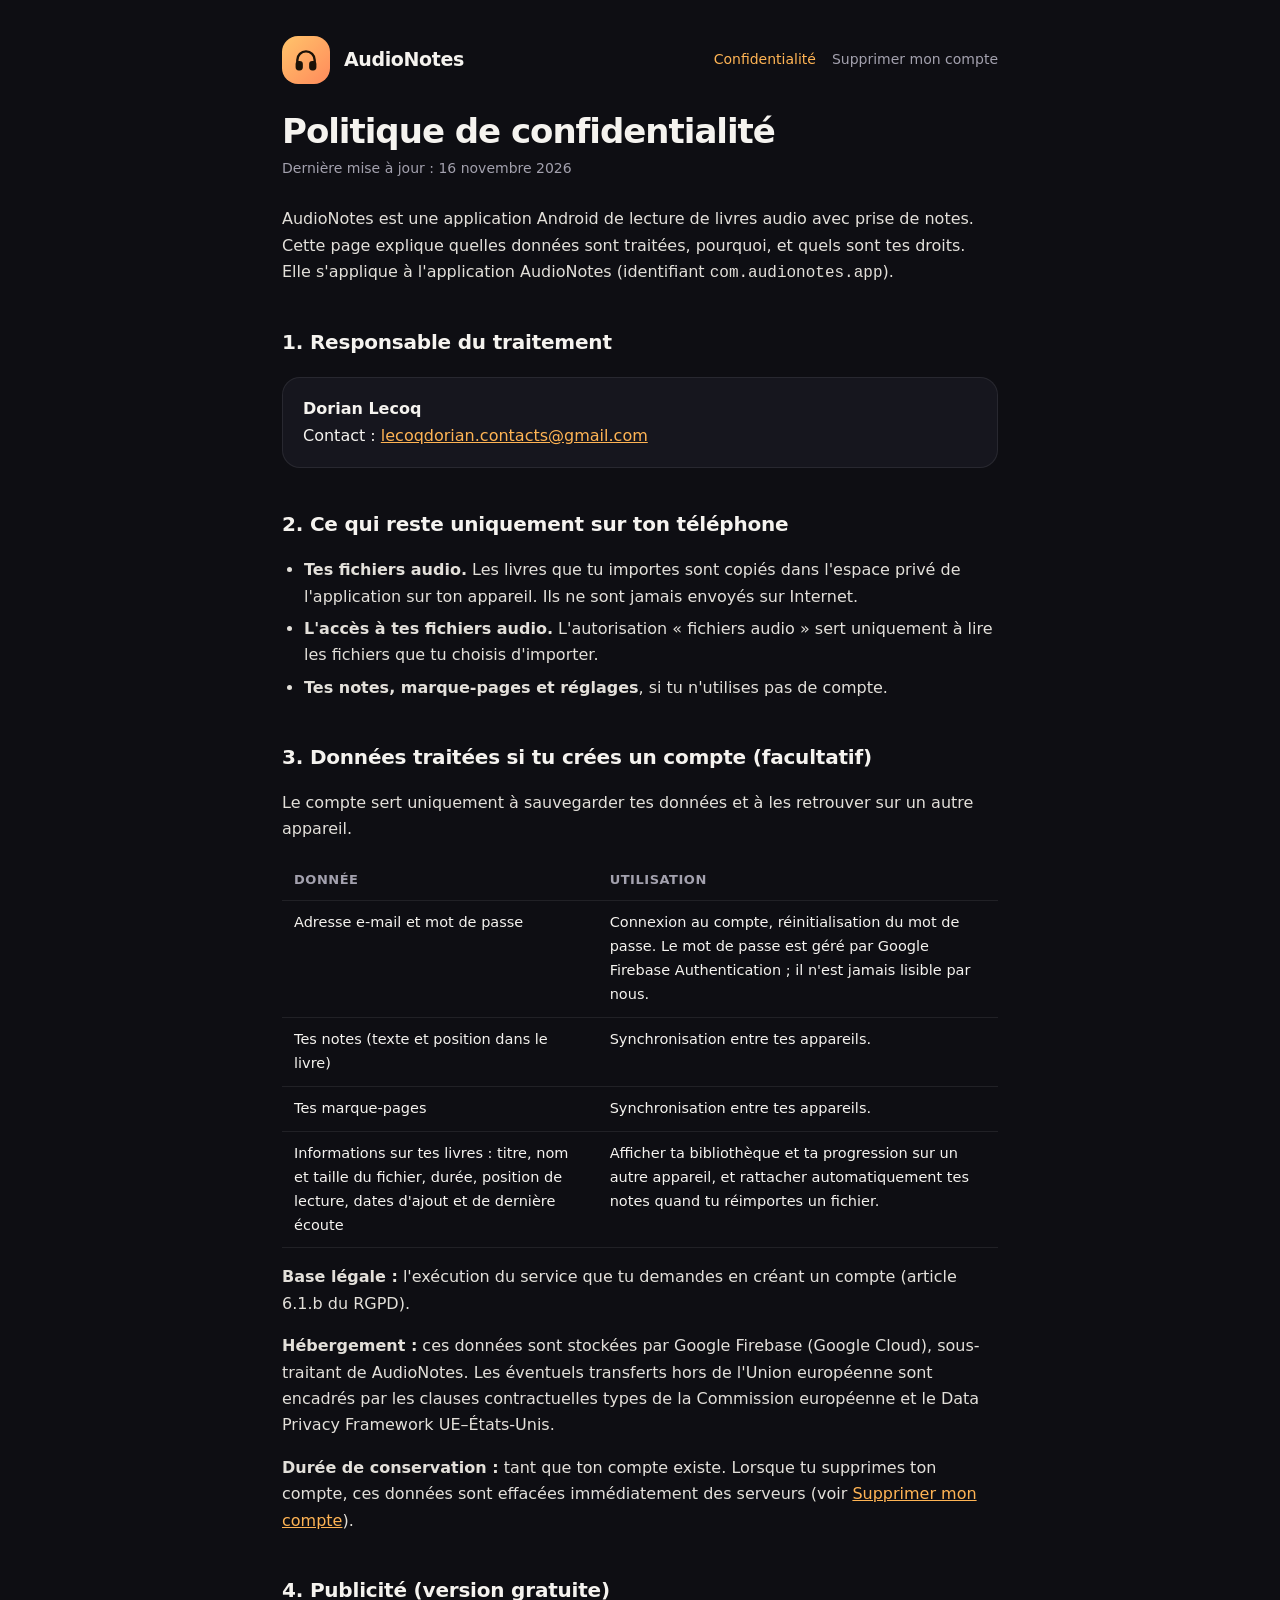
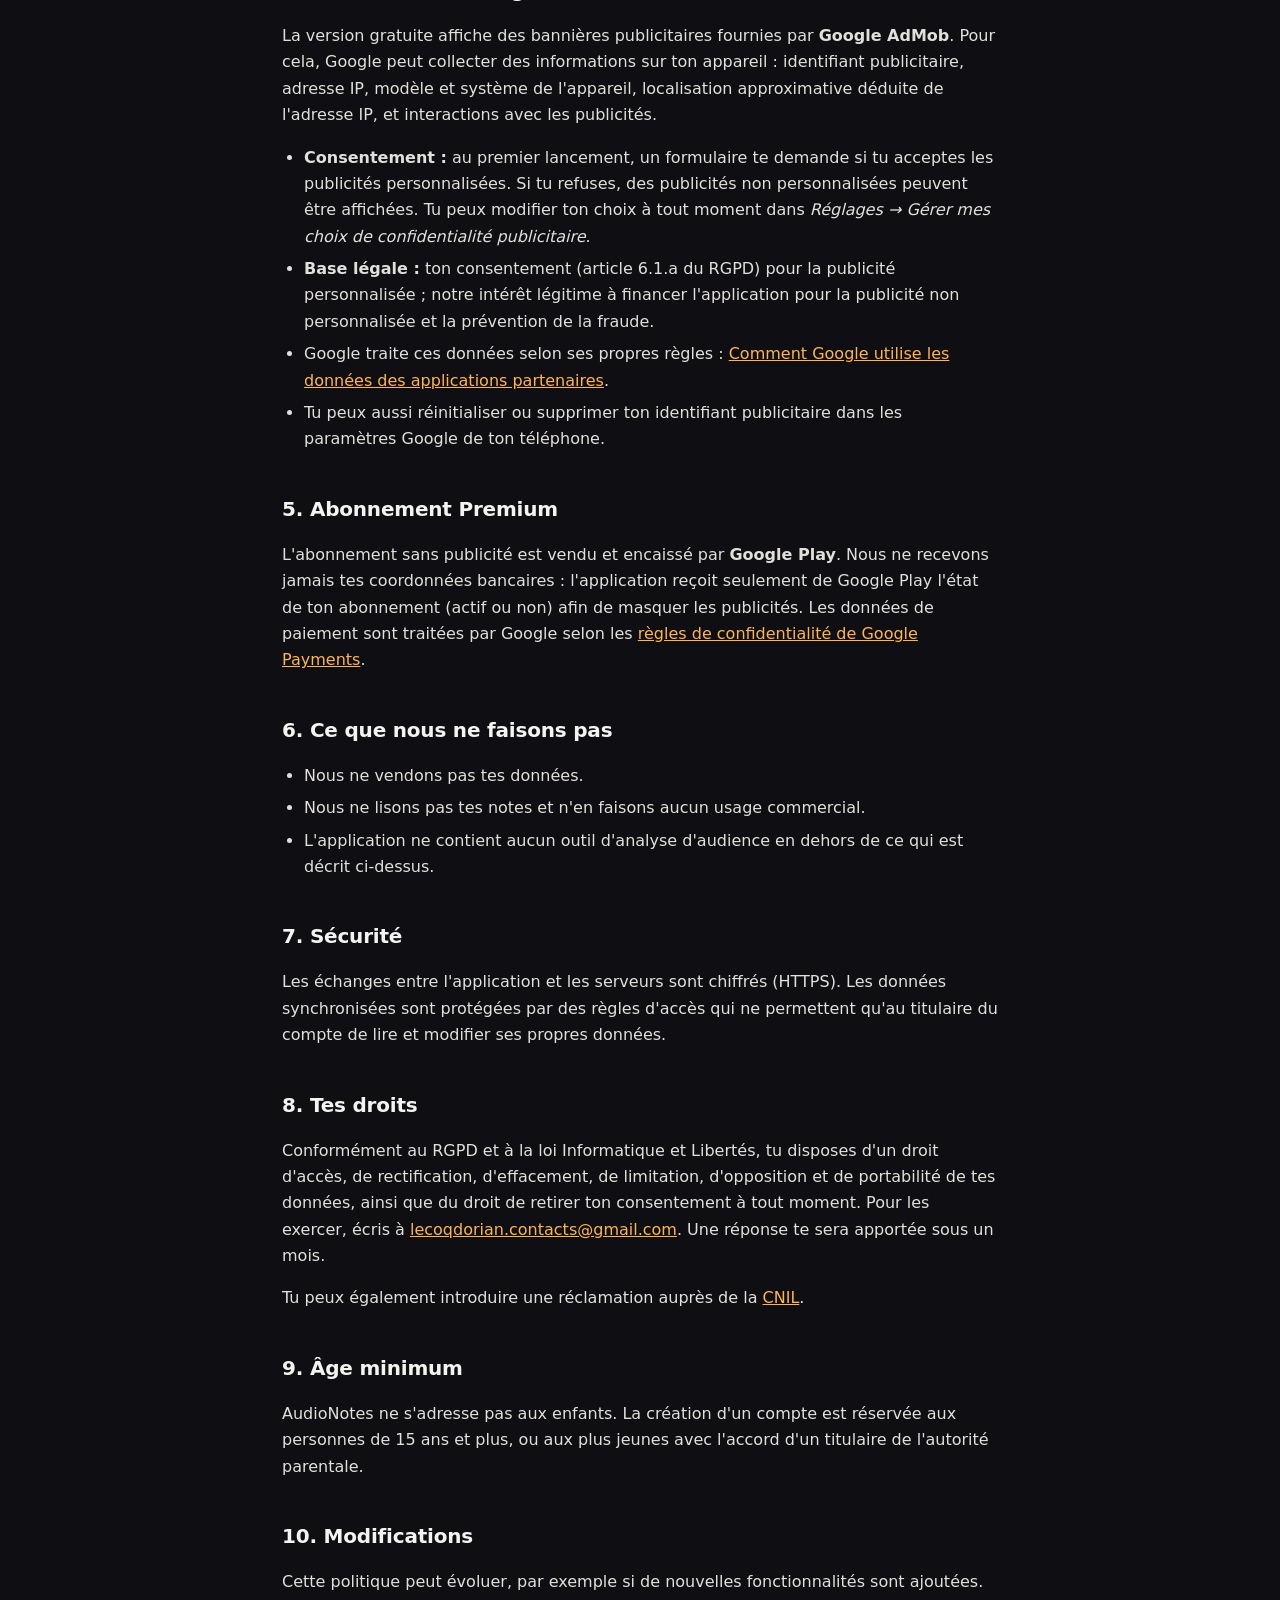
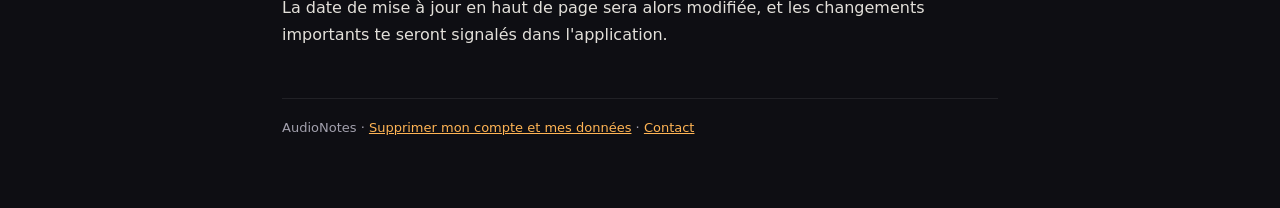
<file: index.html>
<!doctype html>
<html lang="fr">
<head>
<meta charset="utf-8">
<meta name="viewport" content="width=device-width, initial-scale=1">
<title>Politique de confidentialité · AudioNotes</title>
<meta name="description" content="Politique de confidentialité de l'application Android AudioNotes.">
<link rel="stylesheet" href="style.css">
</head>
<body>
<div class="wrap">
<header>
  <div class="logo"><svg viewBox="0 0 24 24" fill="none" stroke="currentColor" stroke-width="2.2" stroke-linecap="round"><path d="M4 15v-3a8 8 0 0 1 16 0v3"/><rect x="3.5" y="14" width="4.5" height="6.5" rx="1.8" fill="currentColor"/><rect x="16" y="14" width="4.5" height="6.5" rx="1.8" fill="currentColor"/></svg></div>
  <div class="brand">AudioNotes</div>
  <nav><a class="on" href="./">Confidentialité</a><a href="suppression-compte.html">Supprimer mon compte</a></nav>
</header>

<h1>Politique de confidentialité</h1>
<div class="date">Dernière mise à jour : 16 novembre 2026</div>

<p>AudioNotes est une application Android de lecture de livres audio avec prise de notes. Cette page explique quelles données sont traitées, pourquoi, et quels sont tes droits. Elle s'applique à l'application AudioNotes (identifiant <code>com.audionotes.app</code>).</p>

<h2>1. Responsable du traitement</h2>
<div class="card"><b>Dorian Lecoq</b><br>Contact : <a href="mailto:lecoqdorian.contacts@gmail.com">lecoqdorian.contacts@gmail.com</a></div>

<h2>2. Ce qui reste uniquement sur ton téléphone</h2>
<ul>
  <li><b>Tes fichiers audio.</b> Les livres que tu importes sont copiés dans l'espace privé de l'application sur ton appareil. Ils ne sont jamais envoyés sur Internet.</li>
  <li><b>L'accès à tes fichiers audio.</b> L'autorisation « fichiers audio » sert uniquement à lire les fichiers que tu choisis d'importer.</li>
  <li><b>Tes notes, marque-pages et réglages</b>, si tu n'utilises pas de compte.</li>
</ul>

<h2>3. Données traitées si tu crées un compte (facultatif)</h2>
<p>Le compte sert uniquement à sauvegarder tes données et à les retrouver sur un autre appareil.</p>
<table>
  <tr><th>Donnée</th><th>Utilisation</th></tr>
  <tr><td>Adresse e-mail et mot de passe</td><td>Connexion au compte, réinitialisation du mot de passe. Le mot de passe est géré par Google Firebase Authentication ; il n'est jamais lisible par nous.</td></tr>
  <tr><td>Tes notes (texte et position dans le livre)</td><td>Synchronisation entre tes appareils.</td></tr>
  <tr><td>Tes marque-pages</td><td>Synchronisation entre tes appareils.</td></tr>
  <tr><td>Informations sur tes livres : titre, nom et taille du fichier, durée, position de lecture, dates d'ajout et de dernière écoute</td><td>Afficher ta bibliothèque et ta progression sur un autre appareil, et rattacher automatiquement tes notes quand tu réimportes un fichier.</td></tr>
</table>
<p><b>Base légale :</b> l'exécution du service que tu demandes en créant un compte (article 6.1.b du RGPD).</p>
<p><b>Hébergement :</b> ces données sont stockées par Google Firebase (Google Cloud), sous-traitant de AudioNotes. Les éventuels transferts hors de l'Union européenne sont encadrés par les clauses contractuelles types de la Commission européenne et le Data Privacy Framework UE–États-Unis.</p>
<p><b>Durée de conservation :</b> tant que ton compte existe. Lorsque tu supprimes ton compte, ces données sont effacées immédiatement des serveurs (voir <a href="suppression-compte.html">Supprimer mon compte</a>).</p>

<h2>4. Publicité (version gratuite)</h2>
<p>La version gratuite affiche des bannières publicitaires fournies par <b>Google AdMob</b>. Pour cela, Google peut collecter des informations sur ton appareil : identifiant publicitaire, adresse IP, modèle et système de l'appareil, localisation approximative déduite de l'adresse IP, et interactions avec les publicités.</p>
<ul>
  <li><b>Consentement :</b> au premier lancement, un formulaire te demande si tu acceptes les publicités personnalisées. Si tu refuses, des publicités non personnalisées peuvent être affichées. Tu peux modifier ton choix à tout moment dans <i>Réglages → Gérer mes choix de confidentialité publicitaire</i>.</li>
  <li><b>Base légale :</b> ton consentement (article 6.1.a du RGPD) pour la publicité personnalisée ; notre intérêt légitime à financer l'application pour la publicité non personnalisée et la prévention de la fraude.</li>
  <li>Google traite ces données selon ses propres règles : <a href="https://policies.google.com/technologies/partner-sites?hl=fr" target="_blank" rel="noopener">Comment Google utilise les données des applications partenaires</a>.</li>
  <li>Tu peux aussi réinitialiser ou supprimer ton identifiant publicitaire dans les paramètres Google de ton téléphone.</li>
</ul>

<h2>5. Abonnement Premium</h2>
<p>L'abonnement sans publicité est vendu et encaissé par <b>Google Play</b>. Nous ne recevons jamais tes coordonnées bancaires : l'application reçoit seulement de Google Play l'état de ton abonnement (actif ou non) afin de masquer les publicités. Les données de paiement sont traitées par Google selon les <a href="https://payments.google.com/payments/apis-secure/u/0/get_legal_document?ldo=0&ldt=privacynotice&ldl=fr" target="_blank" rel="noopener">règles de confidentialité de Google Payments</a>.</p>

<h2>6. Ce que nous ne faisons pas</h2>
<ul>
  <li>Nous ne vendons pas tes données.</li>
  <li>Nous ne lisons pas tes notes et n'en faisons aucun usage commercial.</li>
  <li>L'application ne contient aucun outil d'analyse d'audience en dehors de ce qui est décrit ci-dessus.</li>
</ul>

<h2>7. Sécurité</h2>
<p>Les échanges entre l'application et les serveurs sont chiffrés (HTTPS). Les données synchronisées sont protégées par des règles d'accès qui ne permettent qu'au titulaire du compte de lire et modifier ses propres données.</p>

<h2>8. Tes droits</h2>
<p>Conformément au RGPD et à la loi Informatique et Libertés, tu disposes d'un droit d'accès, de rectification, d'effacement, de limitation, d'opposition et de portabilité de tes données, ainsi que du droit de retirer ton consentement à tout moment. Pour les exercer, écris à <a href="mailto:lecoqdorian.contacts@gmail.com">lecoqdorian.contacts@gmail.com</a>. Une réponse te sera apportée sous un mois.</p>
<p>Tu peux également introduire une réclamation auprès de la <a href="https://www.cnil.fr/fr/plaintes" target="_blank" rel="noopener">CNIL</a>.</p>

<h2>9. Âge minimum</h2>
<p>AudioNotes ne s'adresse pas aux enfants. La création d'un compte est réservée aux personnes de 15 ans et plus, ou aux plus jeunes avec l'accord d'un titulaire de l'autorité parentale.</p>

<h2>10. Modifications</h2>
<p>Cette politique peut évoluer, par exemple si de nouvelles fonctionnalités sont ajoutées. La date de mise à jour en haut de page sera alors modifiée, et les changements importants te seront signalés dans l'application.</p>

<footer>AudioNotes · <a href="suppression-compte.html">Supprimer mon compte et mes données</a> · <a href="mailto:lecoqdorian.contacts@gmail.com">Contact</a></footer>
</div>
</body>
</html>
</file>
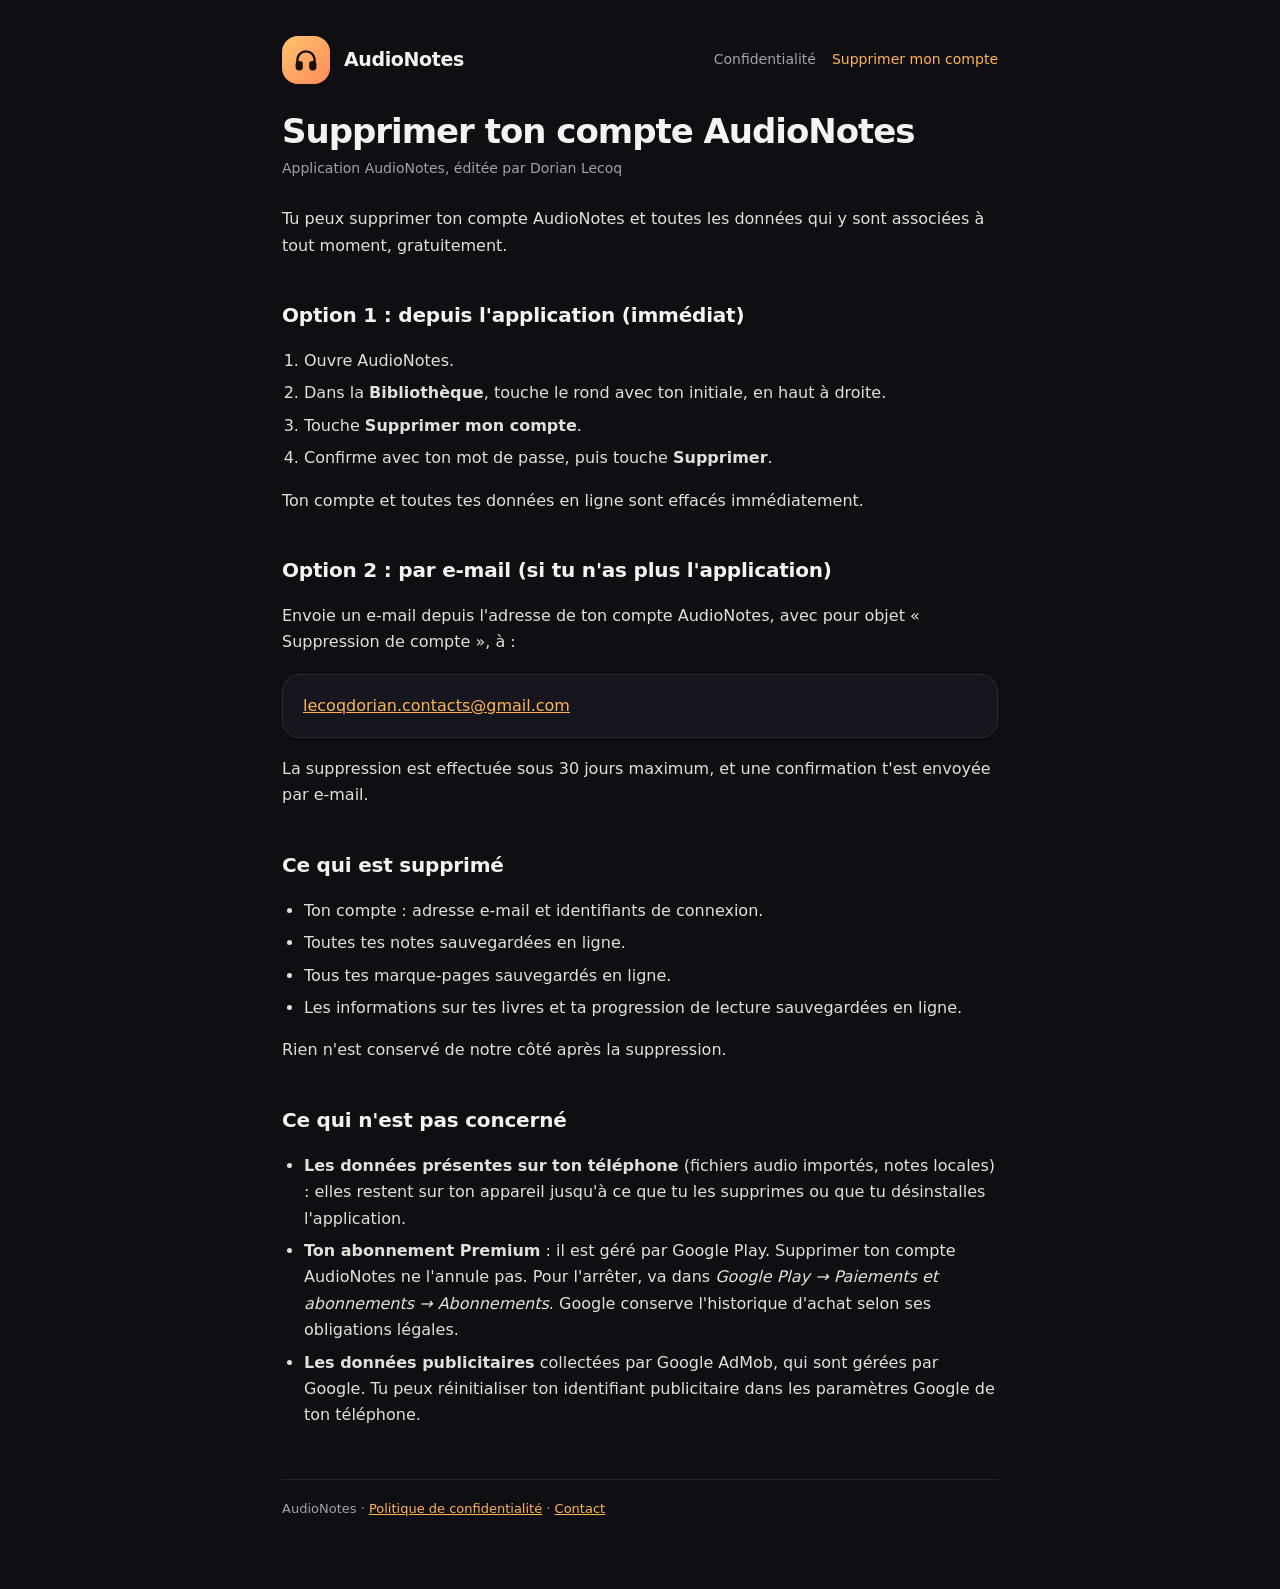
<file: suppression-compte.html>
<!doctype html>
<html lang="fr">
<head>
<meta charset="utf-8">
<meta name="viewport" content="width=device-width, initial-scale=1">
<title>Supprimer mon compte · AudioNotes</title>
<meta name="description" content="Comment supprimer ton compte AudioNotes et les données associées.">
<link rel="stylesheet" href="style.css">
</head>
<body>
<div class="wrap">
<header>
  <div class="logo"><svg viewBox="0 0 24 24" fill="none" stroke="currentColor" stroke-width="2.2" stroke-linecap="round"><path d="M4 15v-3a8 8 0 0 1 16 0v3"/><rect x="3.5" y="14" width="4.5" height="6.5" rx="1.8" fill="currentColor"/><rect x="16" y="14" width="4.5" height="6.5" rx="1.8" fill="currentColor"/></svg></div>
  <div class="brand">AudioNotes</div>
  <nav><a href="./">Confidentialité</a><a class="on" href="suppression-compte.html">Supprimer mon compte</a></nav>
</header>

<h1>Supprimer ton compte AudioNotes</h1>
<div class="date">Application AudioNotes, éditée par Dorian Lecoq</div>

<p>Tu peux supprimer ton compte AudioNotes et toutes les données qui y sont associées à tout moment, gratuitement.</p>

<h2>Option 1 : depuis l'application (immédiat)</h2>
<ol>
  <li>Ouvre AudioNotes.</li>
  <li>Dans la <b>Bibliothèque</b>, touche le rond avec ton initiale, en haut à droite.</li>
  <li>Touche <b>Supprimer mon compte</b>.</li>
  <li>Confirme avec ton mot de passe, puis touche <b>Supprimer</b>.</li>
</ol>
<p>Ton compte et toutes tes données en ligne sont effacés immédiatement.</p>

<h2>Option 2 : par e-mail (si tu n'as plus l'application)</h2>
<p>Envoie un e-mail depuis l'adresse de ton compte AudioNotes, avec pour objet « Suppression de compte », à :</p>
<div class="card"><a href="mailto:lecoqdorian.contacts@gmail.com?subject=Suppression%20de%20compte%20AudioNotes&amp;body=Bonjour%2C%0A%0AJe%20demande%20la%20suppression%20de%20mon%20compte%20AudioNotes%20associ%C3%A9%20%C3%A0%20cette%20adresse%20e-mail.%0A%0AMerci.">lecoqdorian.contacts@gmail.com</a></div>
<p>La suppression est effectuée sous 30 jours maximum, et une confirmation t'est envoyée par e-mail.</p>

<h2>Ce qui est supprimé</h2>
<ul>
  <li>Ton compte : adresse e-mail et identifiants de connexion.</li>
  <li>Toutes tes notes sauvegardées en ligne.</li>
  <li>Tous tes marque-pages sauvegardés en ligne.</li>
  <li>Les informations sur tes livres et ta progression de lecture sauvegardées en ligne.</li>
</ul>
<p>Rien n'est conservé de notre côté après la suppression.</p>

<h2>Ce qui n'est pas concerné</h2>
<ul>
  <li><b>Les données présentes sur ton téléphone</b> (fichiers audio importés, notes locales) : elles restent sur ton appareil jusqu'à ce que tu les supprimes ou que tu désinstalles l'application.</li>
  <li><b>Ton abonnement Premium</b> : il est géré par Google Play. Supprimer ton compte AudioNotes ne l'annule pas. Pour l'arrêter, va dans <i>Google Play → Paiements et abonnements → Abonnements</i>. Google conserve l'historique d'achat selon ses obligations légales.</li>
  <li><b>Les données publicitaires</b> collectées par Google AdMob, qui sont gérées par Google. Tu peux réinitialiser ton identifiant publicitaire dans les paramètres Google de ton téléphone.</li>
</ul>

<footer>AudioNotes · <a href="./">Politique de confidentialité</a> · <a href="mailto:lecoqdorian.contacts@gmail.com">Contact</a></footer>
</div>
</body>
</html>
</file>
<file: style.css>
:root{--bg:#0E0E13;--surface:#16161E;--line:rgba(255,255,255,.08);--text:#F5F3EF;--muted:#A3A1AE;--accent:#FFB454;--grad:linear-gradient(135deg,#FFC46B,#FF8A5B)}
*{box-sizing:border-box}
html{background:var(--bg)}
body{margin:0;color:var(--text);font:16px/1.65 Roboto,system-ui,-apple-system,"Segoe UI",sans-serif;-webkit-font-smoothing:antialiased}
.wrap{max-width:760px;margin:0 auto;padding:36px 22px 70px}
header{display:flex;align-items:center;gap:14px;margin-bottom:28px}
.logo{width:48px;height:48px;border-radius:16px;background:var(--grad);display:grid;place-items:center;color:#1B1207;flex:none}
.logo svg{width:26px;height:26px}
.brand{font-weight:800;font-size:19px;letter-spacing:-.02em}
nav{margin-left:auto;display:flex;gap:16px;font-size:14px}
nav a{color:var(--muted);text-decoration:none}
nav a:hover,nav a.on{color:var(--accent)}
h1{font-size:34px;line-height:1.15;letter-spacing:-.03em;margin:8px 0 6px}
.date{color:var(--muted);font-size:14px;margin-bottom:26px}
h2{font-size:20px;letter-spacing:-.01em;margin:34px 0 10px;padding-top:6px}
p,li{color:#E3E0DA}
ul,ol{padding-left:22px}
li{margin:6px 0}
a{color:var(--accent)}
.card{background:var(--surface);border:1px solid var(--line);border-radius:18px;padding:18px 20px;margin:18px 0}
.card b{color:var(--text)}
table{width:100%;border-collapse:collapse;margin:12px 0;font-size:14.5px}
th,td{text-align:left;padding:10px 12px;border-bottom:1px solid var(--line);vertical-align:top}
th{color:var(--muted);font-weight:600;font-size:13px;text-transform:uppercase;letter-spacing:.04em}
.btn{display:inline-block;background:var(--grad);color:#1B1207;font-weight:700;text-decoration:none;padding:12px 18px;border-radius:14px;margin-top:6px}
footer{margin-top:50px;color:var(--muted);font-size:13px;border-top:1px solid var(--line);padding-top:18px}
@media(max-width:520px){h1{font-size:28px}nav{display:none}table{font-size:13.5px}th,td{padding:8px 6px}}
</file>
